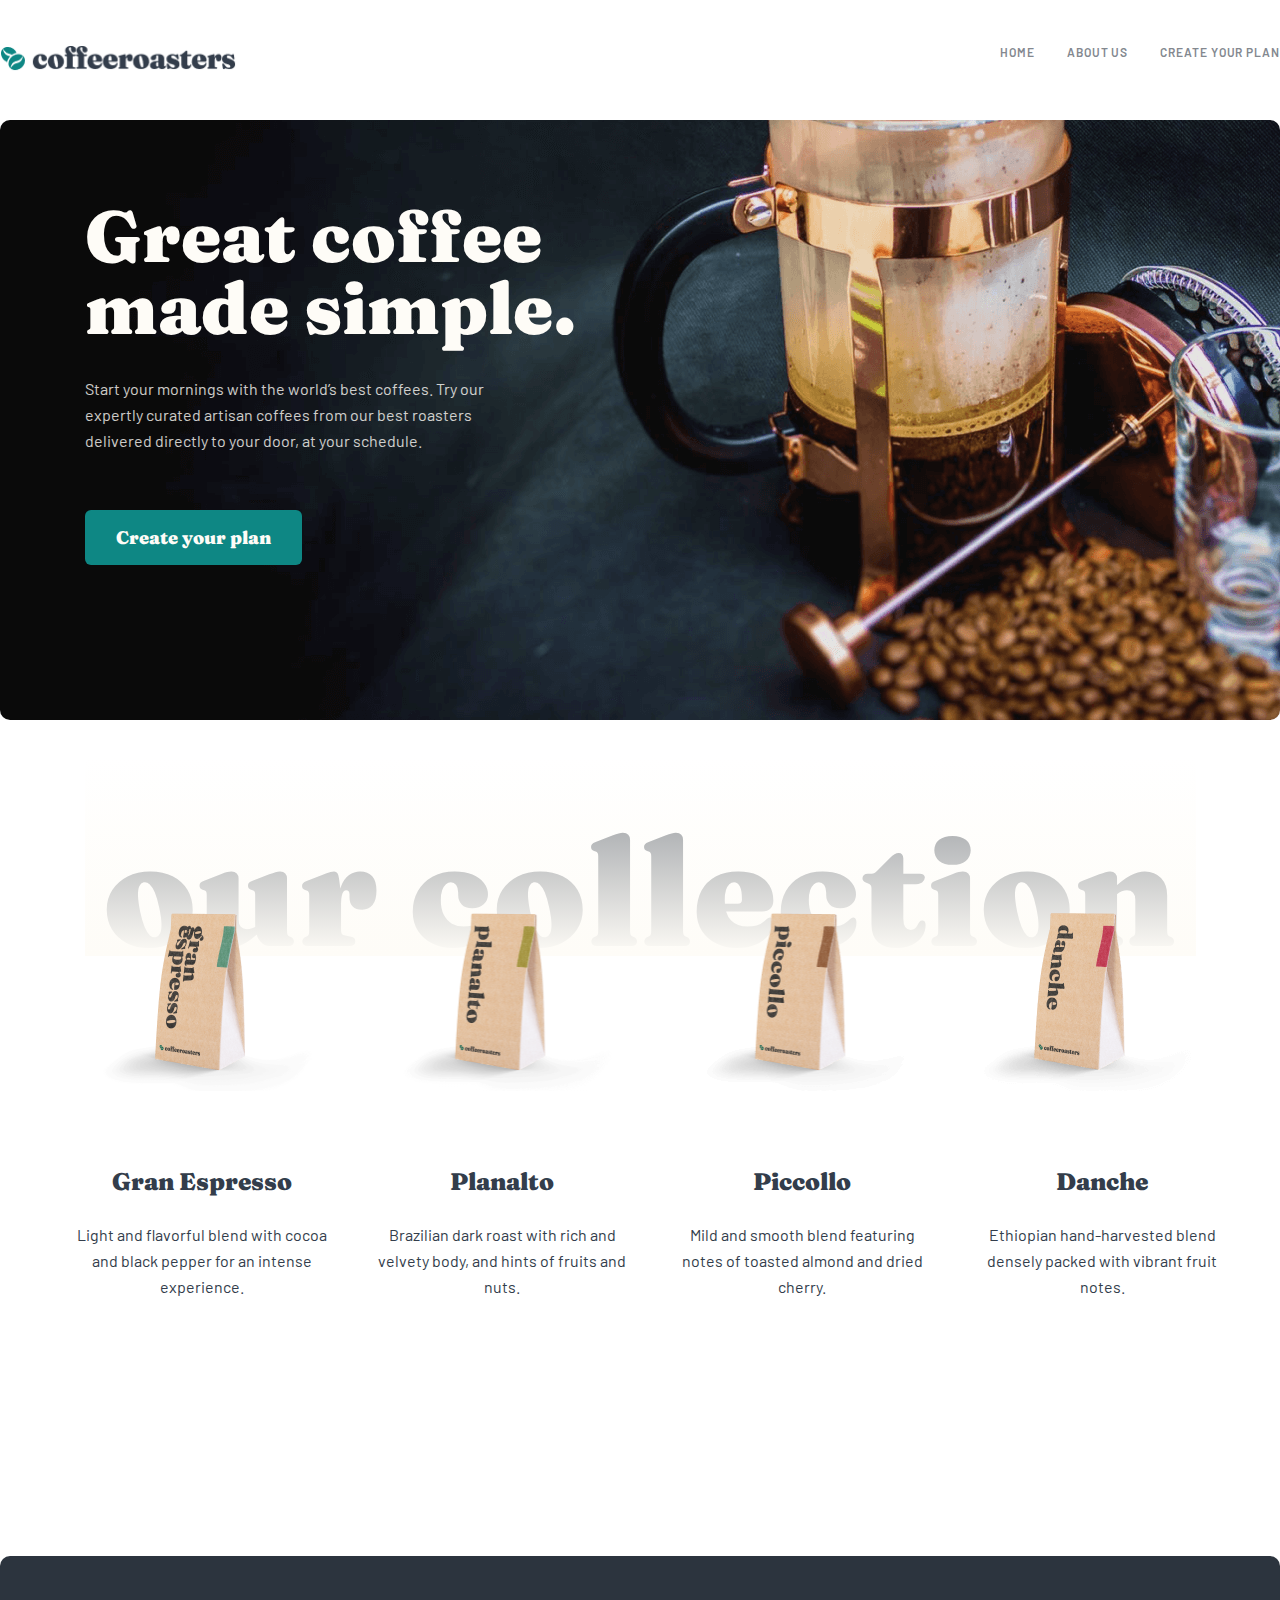
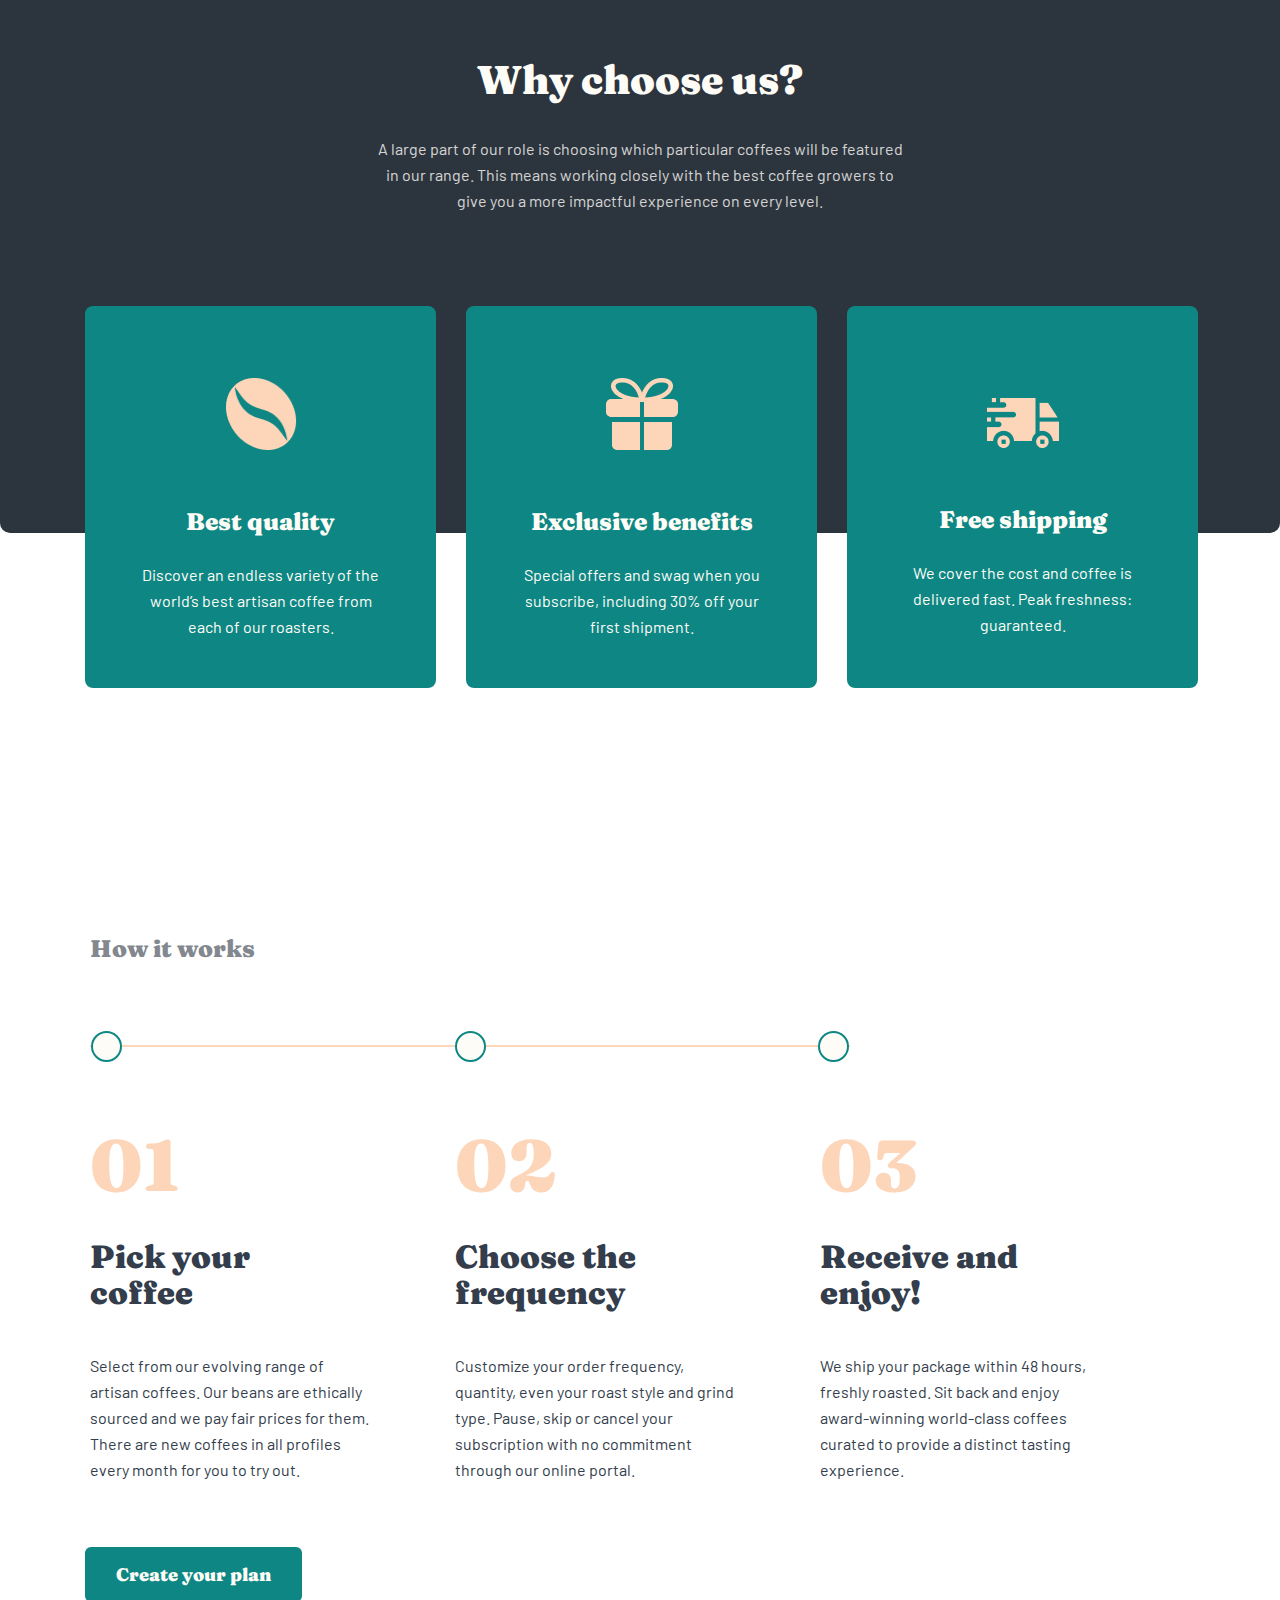
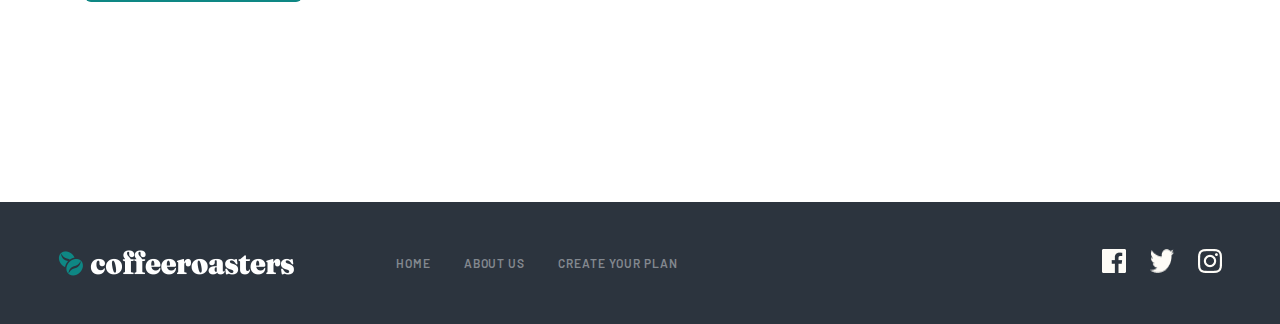
<file: index.html>
<!DOCTYPE html>
<html lang="en">
  <head>
    <meta charset="UTF-8" />
    <meta http-equiv="X-UA-Compatible" content="IE=edge" />
    <meta name="viewport" content="width=device-width, initial-scale=1.0" />
    <link rel="stylesheet" href="./css/main.min.css" />
    <title>Document</title>
  </head>
  <body>
    <!-- header navbar -->
    <header class="header">
      <div class="container">
        <div class="header__nav nav">
          <div class="nav__logo">
            <img
              src="./img/coffeeroaters.png"
              alt="coffe logo"
              width="236"
              height="26"
            />
          </div>
          <ul class="nav__list">
            <a href="#" class="nav__link">
              <li class="nav__items item">HOME</li></a
            >
            <a href="./about.html" class="nav__link" target="_blank"
              ><li class="nav__items item">ABOUT US</li></a
            >
            <a href="#" class="nav__link" target="_blank">
              <li class="nav__items item">CREATE YOUR PLAN</li></a
            >
          </ul>
        </div>
      </div>
    </header>
    <!-- main-->
    <main>
      <!-- hero -->
      <section class="hero">
        <div class="hero__element">
          <h1 class="hero__title">Great coffee made simple.</h1>
          <p class="hero__text">
            Start your mornings with the world’s best coffees. Try our expertly
            curated artisan coffees from our best roasters delivered directly to
            your door, at your schedule.
          </p>
          <button class="hero__btn">Create your plan</button>
        </div>
      </section>
      <!-- our collection  -->
      <section class="collection">
        <div class="collection__shadow">
          <h2 class="collection__title">our collection</h2>
          <div class="collection__element"></div>
        </div>
        <ul class="collection__list">
          <li class="collection__item">
            <img
              src="./img/expresso1.png"
              alt="Gran Espresso"
              width="255"
              height="193"
            />
            <h4 class="collection__coffename">Gran Espresso</h4>
            <p class="collection__text">
              Light and flavorful blend with cocoa and black pepper for an
              intense experience.
            </p>
          </li>
          <li class="collection__item">
            <img
              src="./img/expresso2.png"
              alt="Gran Espresso"
              width="255"
              height="193"
            />
            <h4 class="collection__coffename">Planalto</h4>
            <p class="collection__text">
              Brazilian dark roast with rich and velvety body, and hints of
              fruits and nuts.
            </p>
          </li>
          <li class="collection__item">
            <img
              src="./img/expresso3.png"
              alt="Gran Espresso"
              width="255"
              height="193"
            />
            <h4 class="collection__coffename">Piccollo</h4>
            <p class="collection__text">
              Mild and smooth blend featuring notes of toasted almond and dried
              cherry.
            </p>
          </li>
          <li class="collection__item">
            <img
              src="./img/expresso4.png"
              alt="Gran Espresso"
              width="235"
              height="178"
              class="collection__img"
            />
            <h4 class="collection__coffename">Danche</h4>
            <p class="collection__text">
              Ethiopian hand-harvested blend densely packed with vibrant fruit
              notes.
            </p>
          </li>
        </ul>
      </section>
      <!-- choose -->
      <section class="choose">
        <h3 class="choose__headline">Why choose us?</h3>
        <p class="choose__text text">
          A large part of our role is choosing which particular coffees will be
          featured in our range. This means working closely with the best coffee
          growers to give you a more impactful experience on every level.
        </p>
        <ul class="choose__list">
          <li class="choose__item">
            <img
              src="./img/choose-logo1.png"
              alt="Best quality"
              width="72"
              height="72"
              class="choose__logo"
            />
            <h4 class="choose__title">Best quality</h4>
            <p class="choose__subtitle text">
              Discover an endless variety of the world’s best artisan coffee
              from each of our roasters.
            </p>
          </li>
          <li class="choose__item">
            <img
              src="./img/choose-logo2.png"
              alt="Best quality"
              width="72"
              height="72"
              class="choose__logo"
            />
            <h4 class="choose__title">Exclusive benefits</h4>
            <p class="choose__subtitle text">
              Special offers and swag when you subscribe, including 30% off your
              first shipment.
            </p>
          </li>
          <li class="choose__item">
            <img
              src="./img/choose-logo3.png"
              alt="Best quality"
              width="72"
              height="50"
              class="choose__logo-three"
            />
            <h4 class="choose__title">Free shipping</h4>
            <p class="choose__subtitle text">
              We cover the cost and coffee is delivered fast. Peak freshness:
              guaranteed.
            </p>
          </li>
        </ul>
      </section>
      <!-- main works -->
      <section class="work">
        <div class="container">
          <h5 class="work__title">How it works</h5>
          <div class="work__disk">
            <span class="work__circle"></span>
            <span class="work__circle"></span>
            <span class="work__circle"></span>
          </div>
          <ul class="work__list">
            <li class="work__item">
              <span class="work__number">01</span>
              <h4 class="work__caption">Pick your coffee</h4>
              <p class="work__text">
                Select from our evolving range of artisan coffees. Our beans are
                ethically sourced and we pay fair prices for them. There are new
                coffees in all profiles every month for you to try out.
              </p>
            </li>
            <li class="work__item">
              <span class="work__number">02</span>
              <h4 class="work__caption">Choose the frequency</h4>
              <p class="work__text">
                Customize your order frequency, quantity, even your roast style
                and grind type. Pause, skip or cancel your subscription with no
                commitment through our online portal.
              </p>
            </li>
            <li class="work__item">
              <span class="work__number">03</span>
              <h4 class="work__caption">Receive and enjoy!</h4>
              <p class="work__text">
                We ship your package within 48 hours, freshly roasted. Sit back
                and enjoy award-winning world-class coffees curated to provide a
                distinct tasting experience.
              </p>
            </li>
          </ul>
          <button class="work__btn">Create your plan</button>
        </div>
      </section>
    </main>
    <!-- footer -->
    <footer>
      <section class="footer">
        <div class="footer__element">
          <div class="footer__left">
            <img
              src="./img/coffeeroaters-footer.png"
              alt="coffeeroaters"
              width="236"
              height="26"
            />
            <ul class="footer__list">
              <li class="footer__item item">HOME</li>
              <li class="footer__item item">ABOUT US</li>
              <li class="footer__item item">Create your plan</li>
            </ul>
          </div>
          <div class="footer__right">
            <a href="https://ru-ru.facebook.com/" target="_blank">
              <img
                src="./img/facebook.png"
                alt="facebook"
                width="24"
                height="24"
              />
            </a>
            <a href="https://twitter.com/?lang=ru" target="_blank">
              <img src="./img/twitter.png" alt="twitter" width="24" height="24"
            /></a>
            <a href="https://www.instagram.com/" target="_blank">
              <img
                src="./img/instagram.png"
                alt="instagram"
                width="24"
                height="24"
              />
            </a>
          </div>
        </div>
      </section>
    </footer>
  </body>
</html>
</file>
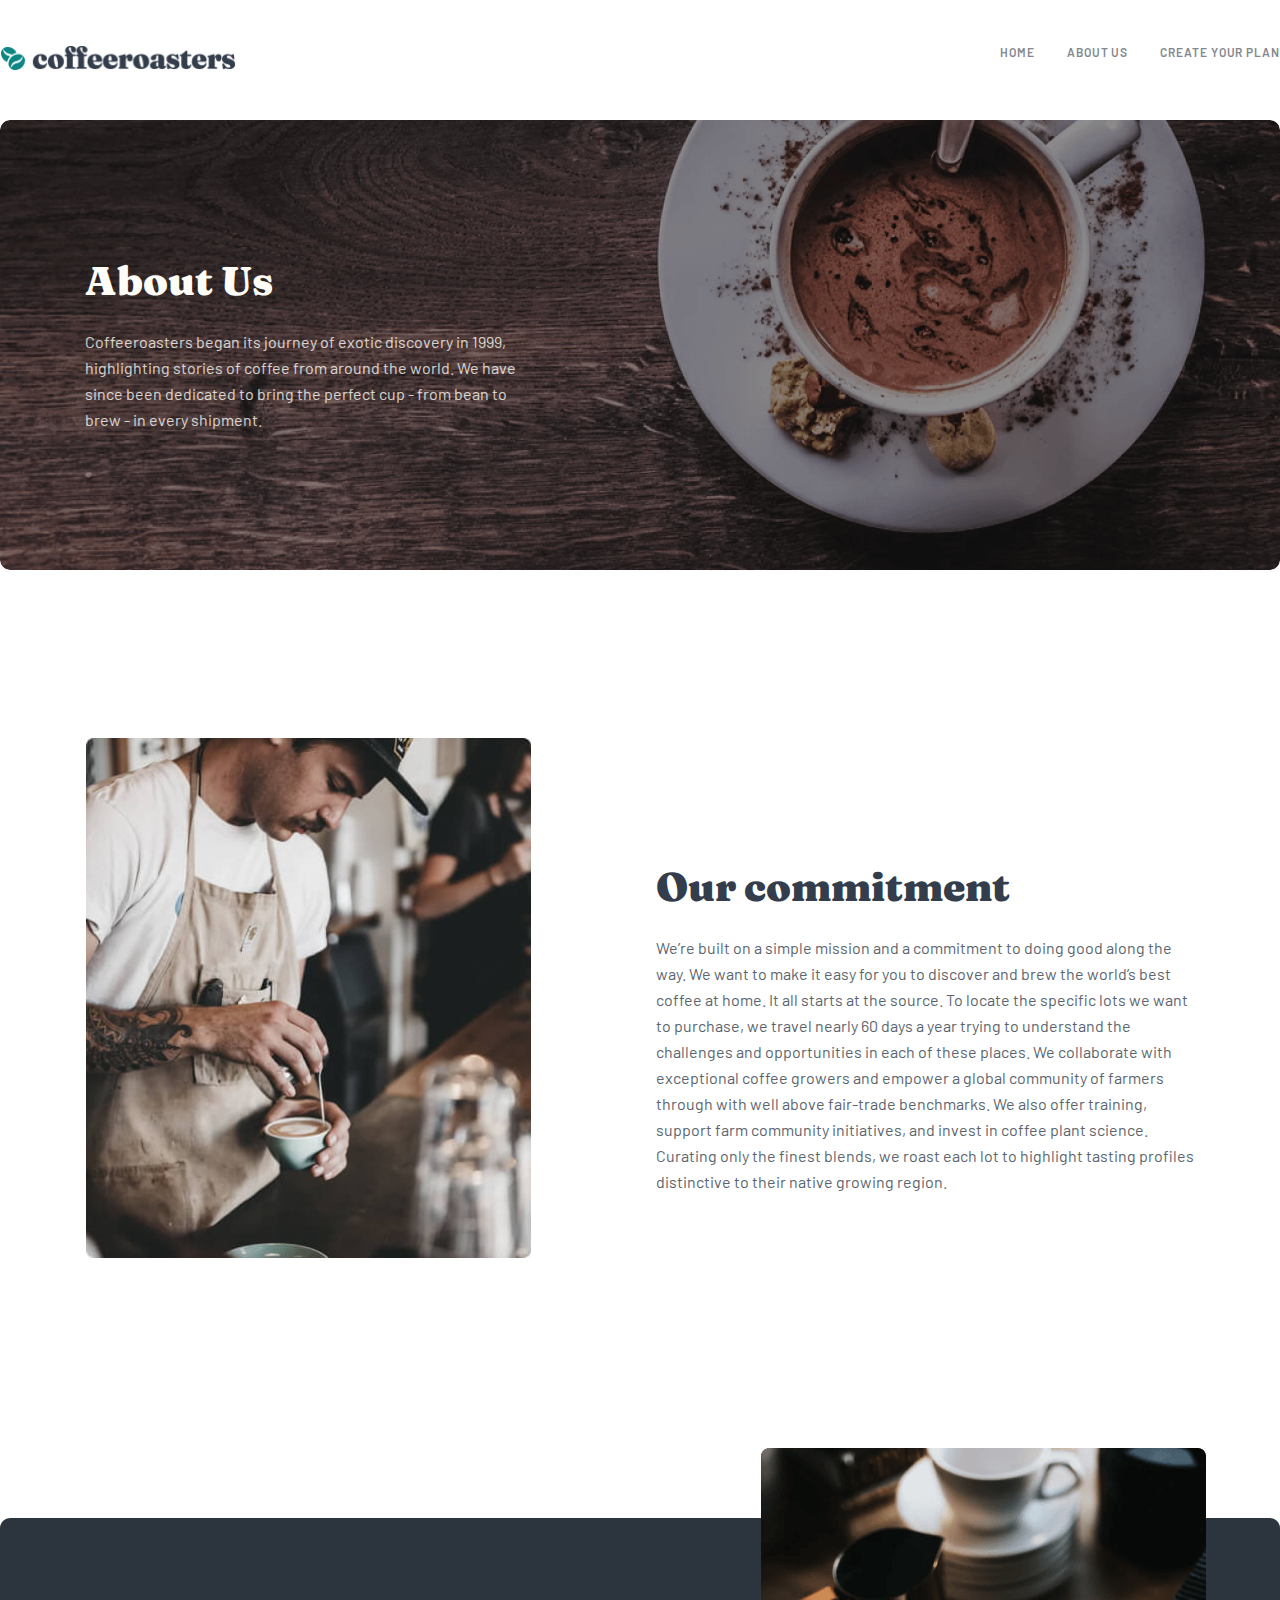
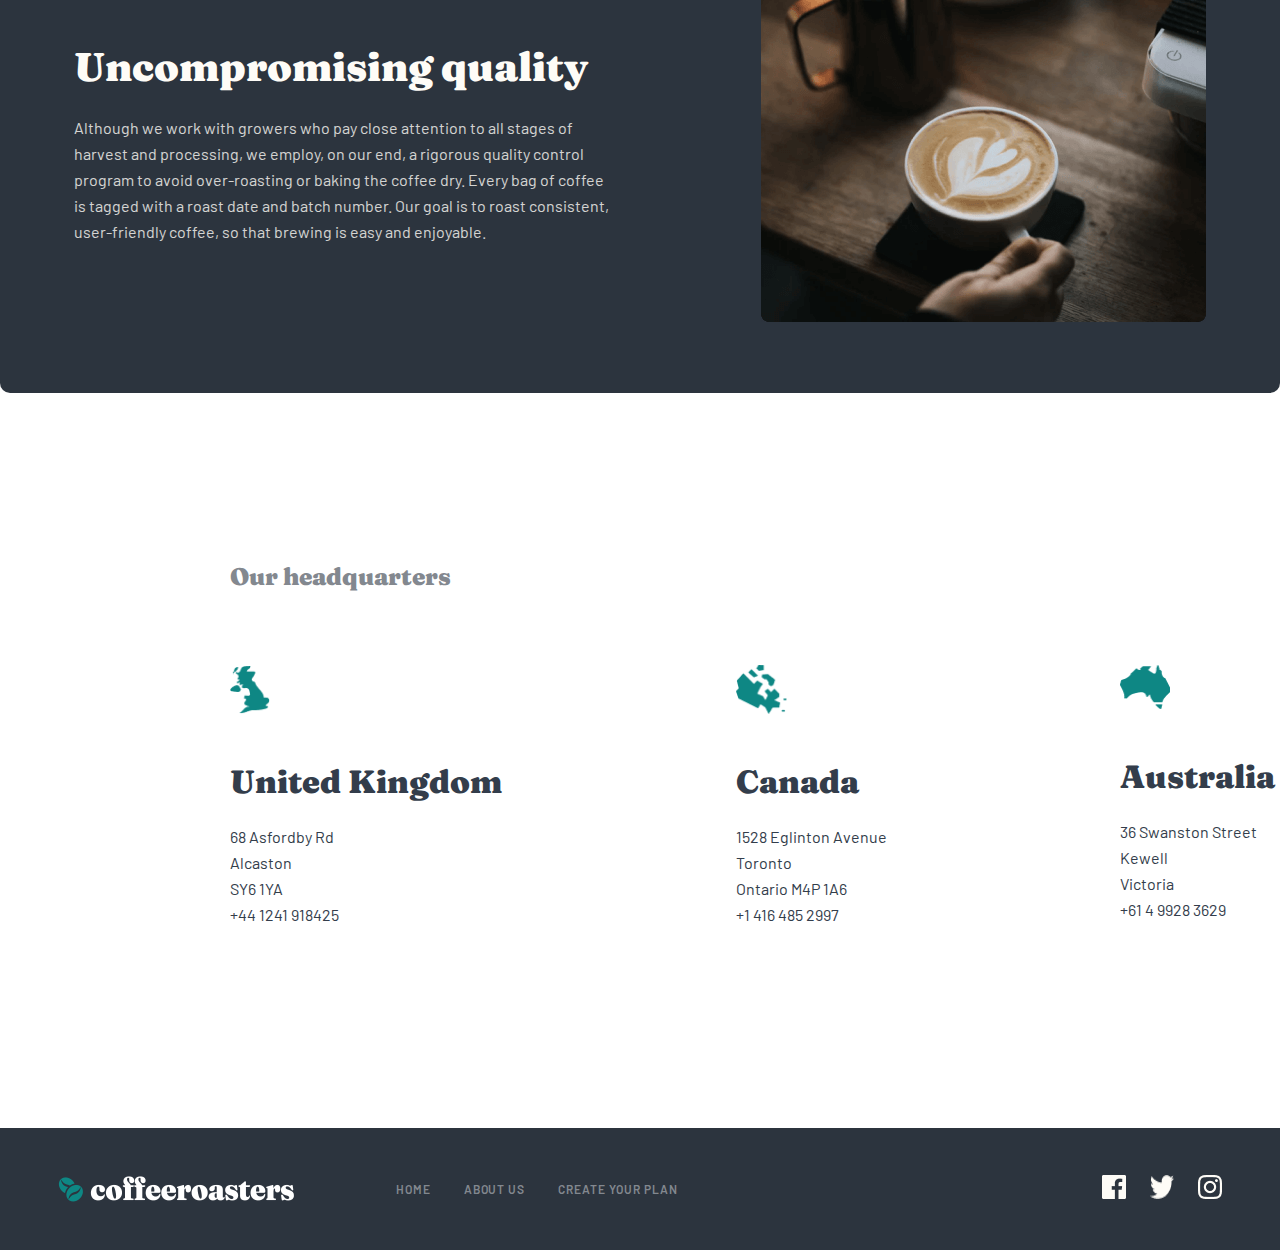
<file: about.html>
<!DOCTYPE html>
<html lang="en">
  <head>
    <meta charset="UTF-8" />
    <meta http-equiv="X-UA-Compatible" content="IE=edge" />
    <meta name="viewport" content="width=device-width, initial-scale=1.0" />
    <link rel="stylesheet" href="./css/main.min.css" />
    <title>Abous Us</title>
  </head>
  <body>
    <header class="header">
      <div class="container">
        <div class="header__nav nav">
          <div class="nav__logo">
            <img
              src="./img/coffeeroaters.png"
              alt="coffe logo"
              width="236"
              height="26"
            />
          </div>
          <ul class="nav__list">
            <a href="./index.html" class="nav__link" target="_blank">
              <li class="nav__items item">HOME</li></a
            >
            <a href="#" class="nav__link"
              ><li class="nav__items item">ABOUT US</li></a
            >
            <a href="#" class="nav__link" target="_blank">
              <li class="nav__items item">CREATE YOUR PLAN</li></a
            >
          </ul>
        </div>
      </div>
    </header>
    <!-- main-->
    <main>
      <!-- hero -->
      <section class="hero hero--about">
        <div class="hero__element">
          <h1 class="hero__title">About Us</h1>
          <p class="hero__text">
            Coffeeroasters began its journey of exotic discovery in 1999,
            highlighting stories of coffee from around the world. We have since
            been dedicated to bring the perfect cup - from bean to brew - in
            every shipment.
          </p>
        </div>
      </section>
      <section class="commitment">
        <section class="container">
          <div class="commitment__card">
            <div class="commitment__left">
              <img src="./img/Bitmap.jpg" alt="" width="445" height="520" />
            </div>
            <div class="commitment__right">
              <h2 class="commitment__title">Our commitment</h2>
              <p class="commitment__text">
                We’re built on a simple mission and a commitment to doing good
                along the way. We want to make it easy for you to discover and
                brew the world’s best coffee at home. It all starts at the
                source. To locate the specific lots we want to purchase, we
                travel nearly 60 days a year trying to understand the challenges
                and opportunities in each of these places. We collaborate with
                exceptional coffee growers and empower a global community of
                farmers through with well above fair-trade benchmarks. We also
                offer training, support farm community initiatives, and invest
                in coffee plant science. Curating only the finest blends, we
                roast each lot to highlight tasting profiles distinctive to
                their native growing region.
              </p>
            </div>
          </div>
        </section>
      </section>
      <section class="quality">
        <div class="quality__element">
          <div class="quality__left">
            <h2 class="quality__title">Uncompromising quality</h2>
            <p class="quality__text">
              Although we work with growers who pay close attention to all
              stages of harvest and processing, we employ, on our end, a
              rigorous quality control program to avoid over-roasting or baking
              the coffee dry. Every bag of coffee is tagged with a roast date
              and batch number. Our goal is to roast consistent, user-friendly
              coffee, so that brewing is easy and enjoyable.
            </p>
          </div>
          <div class="quality__right"></div>
        </div>
      </section>
      <section class="headquarters">
        <div class="headquarters_element">
          <h4 class="headquarters__title">Our headquarters</h4>
          <ul class="headquarters__list">
            <li class="headquarters__item">
              <img src="./img/uk.png" alt="" width="40" height="49" />
              <h3 class="headquarters__caption">United Kingdom</h3>
              <p class="headquarters__text">
                <span> 68 Asfordby Rd </span>
                <span> Alcaston </span>
                <span> SY6 1YA </span>
                <span> +44 1241 918425</span>
              </p>
            </li>
            <li class="headquarters__item">
              <img src="./img/canada.png" alt="" width="51" height="49" />
              <h3 class="headquarters__caption">Canada</h3>
              <p class="headquarters__text">
                <span> 1528 Eglinton Avenue</span>
                <span> Toronto </span>
                <span> Ontario M4P 1A6</span>
                <span> +1 416 485 2997</span>
              </p>
            </li>
            <li class="headquarters__item">
              <img src="./img/australia.png" alt="" width="50" height="44" />
              <h3 class="headquarters__caption">Australia</h3>
              <p class="headquarters__text">
                <span> 36 Swanston Street</span>
                <span> Kewell </span>
                <span> Victoria</span>
                <span> +61 4 9928 3629</span>
              </p>
            </li>
          </ul>
        </div>
      </section>
    </main>
    <footer>
      <section class="footer">
        <div class="footer__element">
          <div class="footer__left">
            <img
              src="./img/coffeeroaters-footer.png"
              alt="coffeeroaters"
              width="236"
              height="26"
            />
            <ul class="footer__list">
              <li class="footer__item item">HOME</li>
              <li class="footer__item item">ABOUT US</li>
              <li class="footer__item item">Create your plan</li>
            </ul>
          </div>
          <div class="footer__right">
            <a href="https://ru-ru.facebook.com/" target="_blank">
              <img
                src="./img/facebook.png"
                alt="facebook"
                width="24"
                height="24"
              />
            </a>
            <a href="https://twitter.com/?lang=ru" target="_blank">
              <img src="./img/twitter.png" alt="twitter" width="24" height="24"
            /></a>
            <a href="https://www.instagram.com/" target="_blank">
              <img
                src="./img/instagram.png"
                alt="instagram"
                width="24"
                height="24"
              />
            </a>
          </div>
        </div>
      </section>
    </footer>
  </body>
</html>
</file>
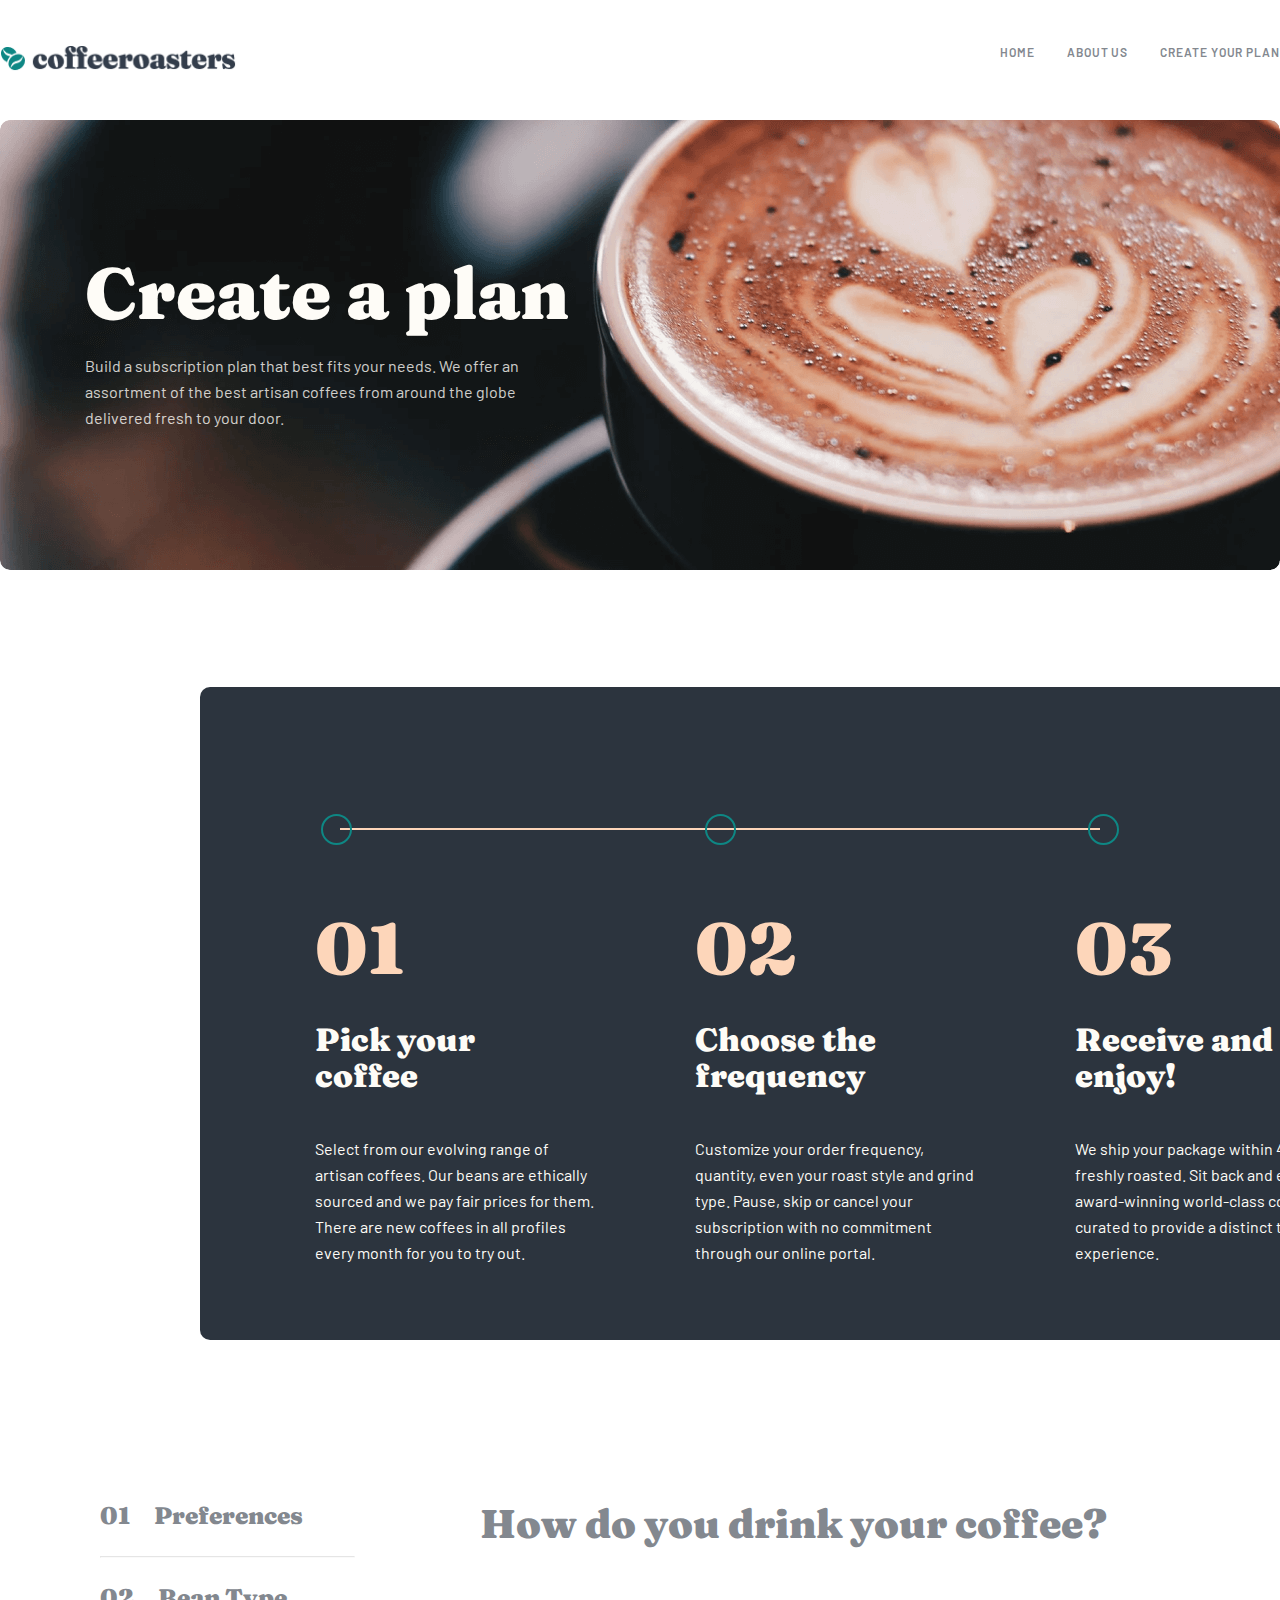
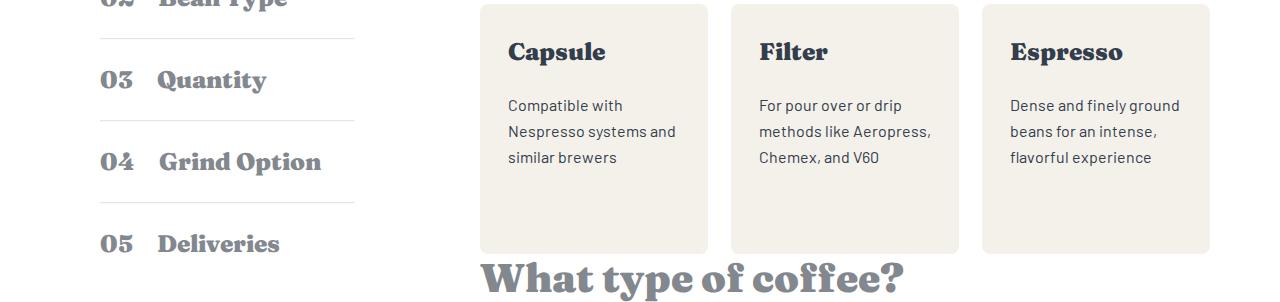
<file: subscribe.html>
<!DOCTYPE html>
<html lang="en">
  <head>
    <meta charset="UTF-8" />
    <meta http-equiv="X-UA-Compatible" content="IE=edge" />
    <meta name="viewport" content="width=device-width, initial-scale=1.0" />
    <link rel="stylesheet" href="./css/main.min.css" />
    <title>Document</title>
  </head>
  <body>
    <header class="header">
      <div class="container">
        <div class="header__nav nav">
          <div class="nav__logo">
            <img
              src="./img/coffeeroaters.png"
              alt="coffe logo"
              width="236"
              height="26"
            />
          </div>
          <ul class="nav__list">
            <a href="./index.html" class="nav__link" target="_blank">
              <li class="nav__items item">HOME</li></a
            >
            <a href="./about.html" class="nav__link" target="_blank"
              ><li class="nav__items item">ABOUT US</li></a
            >
            <a href="#" class="nav__link">
              <li class="nav__items item">CREATE YOUR PLAN</li></a
            >
          </ul>
        </div>
      </div>
    </header>
    <!-- main-->
    <main>
      <!-- hero -->
      <section class="hero hero--about hero--subscribe">
        <div class="hero__element">
          <h1 class="hero__title">Create a plan</h1>
          <p class="hero__text">
            Build a subscription plan that best fits your needs. We offer an
            assortment of the best artisan coffees from around the globe
            delivered fresh to your door.
          </p>
        </div>
      </section>
      <section class="subscribe">
        <div class="subscribe__element">
          <div class="subscribe__disk">
            <span class="subscribe__circle"></span>
            <span class="subscribe__circle"></span>
            <span class="subscribe__circle"></span>
          </div>
          <ul class="subscribe__list">
            <li class="subscribe__item">
              <span class="subscribe__number">01</span>
              <h4 class="subscribe__caption">Pick your coffee</h4>
              <p class="subscribe__text">
                Select from our evolving range of artisan coffees. Our beans are
                ethically sourced and we pay fair prices for them. There are new
                coffees in all profiles every month for you to try out.
              </p>
            </li>
            <li class="subscribe__item">
              <span class="subscribe__number">02</span>
              <h4 class="subscribe__caption">Choose the frequency</h4>
              <p class="subscribe__text">
                Customize your order frequency, quantity, even your roast style
                and grind type. Pause, skip or cancel your subscription with no
                commitment through our online portal.
              </p>
            </li>
            <li class="subscribe__item">
              <span class="subscribe__number">03</span>
              <h4 class="subscribe__caption">Receive and enjoy!</h4>
              <p class="subscribe__text">
                We ship your package within 48 hours, freshly roasted. Sit back
                and enjoy award-winning world-class coffees curated to provide a
                distinct tasting experience.
              </p>
            </li>
          </ul>
        </div>
      </section>
      <section class="drink">
        <div class="container">
          <div class="drink__element">
            <div class="drink__left">
              <p class="drink__colum"><span>01</span>Preferences</p>
              <hr class="drink__line" />
              <p class="drink__colum"><span>02</span>Bean Type</p>
              <hr class="drink__line" />
              <p class="drink__colum"><span>03</span>Quantity</p>
              <hr class="drink__line" />
              <p class="drink__colum"><span>04</span>Grind Option</p>
              <hr class="drink__line" />
              <p class="drink__colum"><span>05</span>Deliveries</p>
            </div>
            <div class="drink__right">
              <h3 class="drink__title">How do you drink your coffee?</h3>
              <ul class="drink__list">
                <li class="drink__item">
                  <h4 class="drink__headline">Capsule</h4>
                  <p class="drink__subtitle">
                    Compatible with Nespresso systems and similar brewers
                  </p>
                </li>
                <li class="drink__item">
                  <h4 class="drink__headline">Filter</h4>
                  <p class="drink__subtitle">
                    For pour over or drip methods like Aeropress, Chemex, and
                    V60
                  </p>
                </li>
                <li class="drink__item">
                  <h4 class="drink__headline">Espresso</h4>
                  <p class="drink__subtitle">
                    Dense and finely ground beans for an intense, flavorful
                    experience
                  </p>
                </li>
              </ul>
              <h3 class="drink__title">What type of coffee?</h3>
            </div>
          </div>
        </div>
      </section>
    </main>
  </body>
</html>
</file>
<file: css/main.min.css>
*{margin:0;padding:0;box-sizing:border-box}.container{width:1280px;margin:0 auto}@font-face{font-family:"Fraunces_9pt-Black";src:url(../fonts/Fraunces/Fraunces_9pt-Black.ttf);font-weight:900;font-style:normal}@font-face{font-family:"Barlow-Regular";src:url(../fonts/Barlow/Barlow-Regular.ttf);font-weight:400;font-style:normal}@font-face{font-family:"Barlow-SemiBold";src:url(../fonts/Barlow/Barlow-SemiBold.ttf);font-weight:700;font-style:normal}.item{font-family:"Barlow-SemiBold";font-size:12px;line-height:15px;letter-spacing:.923077px;text-transform:uppercase;color:#83888f;cursor:pointer}p{font-family:"Barlow-Regular";font-size:16px;line-height:26px;color:#fefcf7}.header{margin-top:45px}.header__nav{display:flex;justify-content:space-between}.header .nav__list{display:flex;gap:32px;list-style:none}.header .nav__link{text-decoration:none}.header .nav__items:hover{color:#333d4b}.hero{margin:0 auto;margin-top:45px;width:1280px;height:600px;background-image:url(../../img/coffee-img-hero.png);border-radius:10px}.hero--about{margin:0 auto;margin-top:45px;width:1280px;height:450px;background-image:url(../../img/about-hero.png);border-radius:10px}.hero--about .hero__element{padding-top:137px;padding-left:85px}.hero--about .hero__title{margin-bottom:24px;font-size:40px;line-height:48px}.hero--about .hero__text{width:450px}.hero--subscribe{margin:0 auto;margin-top:45px;width:1280px;height:450px;background-image:url(../../img/subscribe.png);border-radius:10px}.hero--subscribe .hero__title{width:500px;font-family:"Fraunces_9pt-Black";font-size:72px;line-height:72px;color:#fefcf7}.hero__element{padding-top:80px;padding-left:85px}.hero__title{margin-bottom:32px;width:500px;font-family:"Fraunces_9pt-Black";font-size:72px;line-height:72px;color:#fefcf7}.hero__text{margin-bottom:56px;width:400px;mix-blend-mode:normal;opacity:.8}.hero__btn{padding:15px 31px;background:#0e8784;border-radius:6px;border:none;font-family:"Fraunces_9pt-Black";font-size:18px;line-height:25px;text-align:center;color:#fefcf7;cursor:pointer}.hero__btn:hover{background:#66d2cf;color:#fff}.collection{margin:auto;margin-top:136px;width:1111px;height:200px}.collection__title{font-family:"Fraunces_9pt-Black";font-size:150px;line-height:72px;text-align:center;color:#83888f}.collection__shadow{position:relative}.collection__element{position:absolute;top:-100px;width:100%;height:200px;background:linear-gradient(180deg, rgba(254, 252, 247, 0.0001) 0%, #fefcf7 100%)}.collection__list{position:relative;top:-30px;left:-10px;display:flex;align-items:center;gap:45px;list-style:none}.collection__coffename{padding-top:71px;font-family:"Fraunces_9pt-Black";font-size:24px;text-align:center;line-height:32px;color:#333d4b}.collection__text{padding-top:24px;width:255px;height:78px;text-align:center;color:#333d4b}.collection__img{margin-top:15px}.choose{position:relative;margin:0 auto;margin-top:500px;width:1280px;height:577px;background:#2c343e;border-radius:10px}.choose__headline{padding-top:100px;font-family:"Fraunces_9pt-Black";font-size:40px;line-height:48px;text-align:center;color:#fefcf7}.choose__text{margin:0 auto;padding-top:32px;width:540px;text-align:center;mix-blend-mode:normal;opacity:.8}.choose__list{position:absolute;top:350px;left:85px;display:flex;gap:30px;list-style:none}.choose__item{display:flex;align-items:center;flex-direction:column;padding:72px 48px 48px 48px;background:#0e8784;border-radius:8px}.choose__title{padding-top:56px;font-family:"Fraunces_9pt-Black";font-size:24px;line-height:32px;color:#fefcf7}.choose__subtitle{padding-top:24px;width:255px;text-align:center}.choose__logo-three{margin-top:20px}.work{margin-top:400px}.work__title{padding-left:90px;padding-bottom:80px;font-family:"Fraunces_9pt-Black";font-size:24px;line-height:32px;color:#83888f}.work__disk{display:flex;align-items:center;justify-content:space-between;margin-left:90px;margin-bottom:82px;width:760px;height:1px;background-color:#fdd6ba;border:1px solid #fdd6ba}.work__circle{width:31px;height:31px;border:2px solid #0e8784;border-radius:50%;background:#fefcf7}.work__list{display:flex;gap:80px;padding-left:90px;list-style:none}.work__number{font-family:"Fraunces_9pt-Black";font-size:72px;line-height:72px;color:#fdd6ba}.work__caption{margin-top:38px;margin-bottom:42px;width:255px;font-family:"Fraunces_9pt-Black";font-size:32px;line-height:36px;color:#333d4b}.work__text{width:285px;color:#333d4b}.work__btn{padding:15px 31px;background:#0e8784;border-radius:6px;border:none;font-family:"Fraunces_9pt-Black";font-size:18px;line-height:25px;text-align:center;color:#fefcf7;cursor:pointer;margin-left:85px;margin-top:64px}.work__btn:hover{background:#66d2cf;color:#fff}.footer{width:1280px;margin:0 auto;margin-top:200px;background:#2c343e}.footer__element{display:flex;justify-content:space-between;align-items:center;padding:47px 58px}.footer__left{display:flex;align-items:center}.footer__list{display:flex;gap:33px;padding-left:102px;list-style:none}.footer__item:hover{color:#fefcf7}.footer__right{display:flex;gap:24px}.commitment{margin-top:168px;margin-bottom:256px}.commitment__card{display:flex;justify-content:center;gap:125px}.commitment__title{margin-top:125px;margin-bottom:24px;font-family:"Fraunces_9pt-Black";font-size:40px;line-height:48px;color:#333d4b}.commitment__text{width:538px;color:#333d4b;mix-blend-mode:normal;opacity:.8}.quality{margin:0 auto;width:1280px;height:475px;background:#2c343e;border-radius:10px}.quality__element{display:flex;justify-content:space-around}.quality__title{margin-top:125px;margin-bottom:24px;font-family:"Fraunces_9pt-Black";font-size:40px;line-height:48px;color:#fefcf7}.quality__text{width:540px;mix-blend-mode:normal;opacity:.8}.quality__right{position:relative;top:-70px;background-image:url(../../img/quality.png);width:445px;height:474px}.headquarters{margin-top:168px;margin-left:230px;width:1045px}.headquarters__title{font-family:"Fraunces_9pt-Black";font-size:24px;line-height:32px;color:#83888f}.headquarters__list{display:flex;justify-content:space-between;margin-top:72px;list-style:none}.headquarters__list img{margin-bottom:46px}.headquarters__caption{padding-bottom:24px;font-family:"Fraunces_9pt-Black";font-size:32px;line-height:36px;color:#333d4b}.headquarters__text{display:flex;flex-direction:column;color:#333d4b}.subscribe{margin-top:117px;margin-left:200px;width:1280px;height:653px;background:#2c343e;border-radius:10px}.subscribe__element{padding:50px}.subscribe__disk{display:flex;align-items:center;justify-content:space-between;margin-top:91px;margin-left:90px;margin-bottom:82px;width:760px;height:1px;background-color:#fdd6ba;border:1px solid #fdd6ba}.subscribe__circle{margin-left:-20px;margin-right:-20px;width:31px;height:31px;border:2px solid #0e8784;border-radius:50%;background:rgba(0,0,0,0)}.subscribe__list{display:flex;gap:95px;padding-left:65px;list-style:none}.subscribe__number{font-family:"Fraunces_9pt-Black";font-size:72px;line-height:72px;color:#fdd6ba}.subscribe__caption{margin-top:38px;margin-bottom:42px;width:255px;font-family:"Fraunces_9pt-Black";font-size:32px;line-height:36px;color:#fefcf7}.subscribe__text{width:285px;color:#fefcf7}.drink__element{display:flex;gap:125px;margin-top:160px;margin-left:100px}.drink__colum{font-family:"Fraunces_9pt-Black";font-size:24px;line-height:32px;color:#333d4b;color:#83888f;cursor:pointer}.drink__colum:hover{color:#333d4b}.drink__colum span{padding-right:24px}.drink__line{margin-top:24px;margin-bottom:24px;width:255px;opacity:.25}.drink__title{font-family:"Fraunces_9pt-Black";font-size:40px;line-height:48px;color:#83888f}.drink__list{display:flex;gap:23px;margin-top:56px;list-style:none}.drink__item{padding:32px 28px 84px 28px;background:#f4f1eb;border-radius:8px;cursor:pointer}.drink__item:hover{background:#fdd6ba}.drink__item:active{background:#0e8784}.drink__headline{width:100px;font-family:"Fraunces_9pt-Black";font-size:24px;line-height:32px;color:#333d4b}.drink__subtitle{padding-top:24px;width:172px;color:#333d4b}/*# sourceMappingURL=main.min.css.map */
</file>
